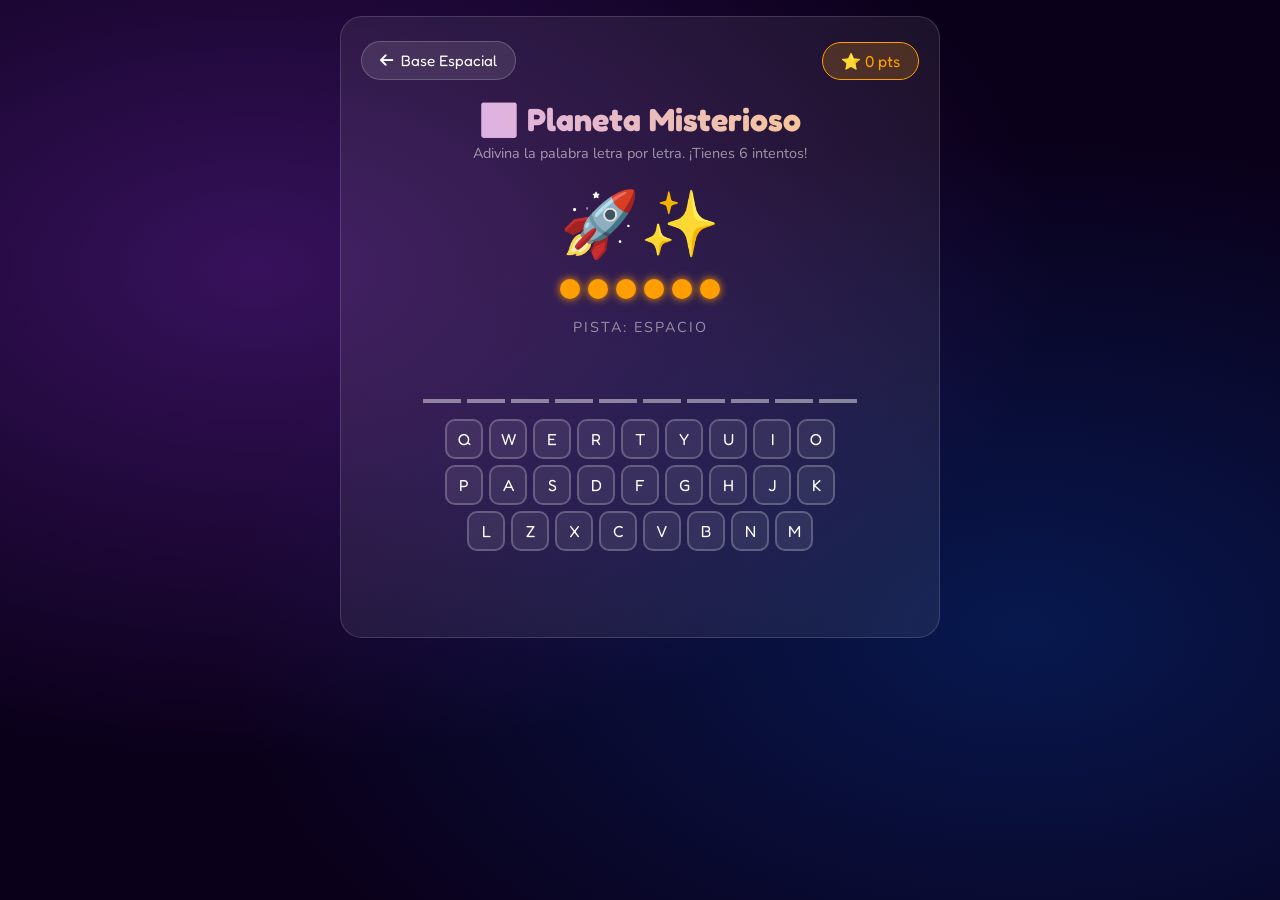
<file: ahorcado.html>
<!DOCTYPE html>
<html lang="es">
<head>
    <meta charset="UTF-8">
    <meta name="viewport" content="width=device-width, initial-scale=1.0">
    <title>Planeta Misterioso 🔡</title>
    <link rel="icon" href="https://cdn-icons-png.flaticon.com/512/3069/3069172.png" type="image/png">
    <link href="https://fonts.googleapis.com/css2?family=Fredoka:wght@400;600;700&family=Nunito:wght@400;600;700;800&display=swap" rel="stylesheet">
    <link rel="stylesheet" href="https://cdnjs.cloudflare.com/ajax/libs/font-awesome/6.4.0/css/all.min.css">
    <style>
        * { margin: 0; padding: 0; box-sizing: border-box; }
        :root { --primary: #7b2cbf; --secondary: #ff9e00; }

        body {
            font-family: 'Nunito', sans-serif;
            background: radial-gradient(ellipse at 20% 30%, rgba(123,44,191,0.4) 0%, transparent 55%),
                        radial-gradient(ellipse at 80% 70%, rgba(0,80,200,0.3) 0%, transparent 55%),
                        #0a001a;
            color: white;
            min-height: 100vh;
            padding: 16px;
        }

        .wrapper {
            max-width: 600px;
            margin: 0 auto;
            background: rgba(255,255,255,0.07);
            border: 1px solid rgba(255,255,255,0.15);
            border-radius: 22px;
            padding: 24px 20px;
            text-align: center;
        }

        .topbar {
            display: flex;
            justify-content: space-between;
            align-items: center;
            margin-bottom: 20px;
        }
        .back-btn {
            display: inline-flex; align-items: center; gap: 8px;
            color: white; text-decoration: none;
            background: rgba(255,255,255,0.1); border: 1px solid rgba(255,255,255,0.2);
            border-radius: 30px; padding: 9px 18px;
            font-size: 0.95rem; font-family: 'Fredoka', sans-serif; transition: background 0.2s;
        }
        .back-btn:hover { background: rgba(255,255,255,0.2); }

        .pts-badge {
            background: rgba(255,158,0,0.2); border: 1px solid var(--secondary);
            border-radius: 30px; padding: 8px 18px;
            font-family: 'Fredoka', sans-serif; font-size: 1rem; color: var(--secondary);
        }

        h1 {
            font-family: 'Fredoka', sans-serif; font-size: 2rem;
            background: linear-gradient(90deg, #d4aaff, #ffcc80);
            -webkit-background-clip: text; -webkit-text-fill-color: transparent;
            margin-bottom: 4px;
        }
        .subtitle { color: rgba(255,255,255,0.55); font-size: 0.9rem; margin-bottom: 18px; }

        .rocket {
            font-size: 4rem; margin: 10px 0; display: block;
            transition: all 0.4s;
        }

        .lives-row { display: flex; justify-content: center; gap: 8px; margin: 10px 0 18px; }
        .life-dot {
            width: 20px; height: 20px; border-radius: 50%;
            background: var(--secondary); box-shadow: 0 0 8px var(--secondary);
            transition: all 0.4s;
        }
        .life-dot.lost { background: rgba(255,255,255,0.12); box-shadow: none; }

        .category { color: rgba(255,255,255,0.5); font-size: 0.9rem; letter-spacing: 2px; text-transform: uppercase; margin-bottom: 10px; }

        .word-row {
            display: flex; flex-wrap: wrap; justify-content: center; gap: 6px; margin: 16px auto;
        }
        .letter-box {
            width: 38px; height: 50px;
            border-bottom: 4px solid rgba(255,255,255,0.45);
            display: flex; align-items: center; justify-content: center;
            font-size: 1.8rem; font-family: 'Fredoka', sans-serif; font-weight: 700;
            color: var(--secondary); transition: all 0.3s;
        }
        .letter-box.space { border: none; width: 18px; }
        .letter-box.reveal { border-color: #2ecc71; }

        .keyboard {
            display: flex; flex-wrap: wrap; justify-content: center; gap: 6px;
            max-width: 420px; margin: 16px auto 0;
        }
        .key {
            width: 38px; height: 40px; border-radius: 10px;
            border: 2px solid rgba(255,255,255,0.22);
            background: rgba(255,255,255,0.08);
            color: white; font-size: 1rem;
            font-family: 'Fredoka', sans-serif; cursor: pointer; transition: all 0.18s;
        }
        .key:hover:not(:disabled) { background: rgba(123,44,191,0.35); border-color: var(--primary); transform: scale(1.08); }
        .key:disabled { opacity: 0.3; cursor: default; }
        .key.correct { background: rgba(46,204,113,0.3); border-color: #2ecc71; color: #2ecc71; }
        .key.wrong   { background: rgba(231,76,60,0.2);  border-color: #e74c3c; color: #e74c3c; }

        .result { font-family: 'Fredoka', sans-serif; font-size: 1.7rem; margin-top: 18px; min-height: 44px; }
        .result.win  { color: #2ecc71; text-shadow: 0 0 10px rgba(46,204,113,0.4); }
        .result.lose { color: #e74c3c; }

        .btn-row { display: flex; justify-content: center; gap: 12px; flex-wrap: wrap; margin-top: 16px; }
        .btn-next {
            padding: 11px 26px; border-radius: 30px; border: none;
            background: linear-gradient(135deg, #7b2cbf, #5c35d4);
            color: white; font-family: 'Fredoka', sans-serif; font-size: 1rem;
            cursor: pointer; transition: all 0.2s;
        }
        .btn-next:hover { transform: translateY(-2px); box-shadow: 0 6px 18px rgba(123,44,191,0.5); }

        @media (max-width: 400px) {
            .letter-box { width: 30px; height: 42px; font-size: 1.4rem; }
            .key { width: 33px; height: 36px; font-size: 0.9rem; }
        }
    </style>
</head>
<body>
<div class="wrapper">
    <div class="topbar">
        <a href="index.html" class="back-btn"><i class="fa-solid fa-arrow-left"></i> Base Espacial</a>
        <div class="pts-badge">⭐ <span id="pts">0</span> pts</div>
    </div>

    <h1>🔡 Planeta Misterioso</h1>
    <p class="subtitle">Adivina la palabra letra por letra. ¡Tienes 6 intentos!</p>

    <span class="rocket" id="rocket">🚀</span>

    <div class="lives-row" id="livesRow"></div>

    <p class="category" id="category">Categoría: ?</p>
    <div class="word-row" id="wordRow"></div>
    <div class="keyboard" id="keyboard"></div>

    <div class="result" id="result"></div>

    <div class="btn-row" id="btnRow" style="display:none">
        <button class="btn-next" id="nextBtn"><i class="fa-solid fa-rotate-right"></i> Nueva Palabra</button>
        <a href="index.html" class="btn-next" style="text-decoration:none; background: rgba(255,255,255,0.15);">
            <i class="fa-solid fa-house"></i> Inicio
        </a>
    </div>
</div>

<script>
function getScore() {
    try { return Object.values(JSON.parse(sessionStorage.getItem('astronautScores')||'{}')).reduce((a,b)=>a+b,0); }
    catch(e){ return 0; }
}
function addPoints(pts) {
    try {
        const s = JSON.parse(sessionStorage.getItem('astronautScores')||'{}');
        s.ahorcado = (s.ahorcado||0) + pts;
        sessionStorage.setItem('astronautScores', JSON.stringify(s));
        document.getElementById('pts').textContent = getScore();
    } catch(e){}
}
document.getElementById('pts').textContent = getScore();

const WORDS = [
    { cat: 'Espacio',    word: 'ASTRONAUTA' },
    { cat: 'Planeta',    word: 'JUPITER' },
    { cat: 'Ciencia',    word: 'GRAVEDAD' },
    { cat: 'Espacio',    word: 'SATELITE' },
    { cat: 'Vehículo',   word: 'COHETE' },
    { cat: 'Ciencia',    word: 'OXIGENO' },
    { cat: 'Animal',     word: 'AGUILA' },
    { cat: 'Naturaleza', word: 'VOLCAN' },
    { cat: 'Planeta',    word: 'MERCURIO' },
    { cat: 'Espacio',    word: 'NEBULOSA' },
    { cat: 'Espacio',    word: 'GALAXIA' },
    { cat: 'Ciencia',    word: 'FOTOSINTESIS' },
];

const ROCKETS = ['💥','🔥','☄️','🛸','🛰️','🚀✨','🚀✨'];

const MAX = 6;
let cur = null, guessed = [], lives = MAX, over = false;

function init() {
    over = false; guessed = []; lives = MAX;
    document.getElementById('result').textContent = '';
    document.getElementById('result').className = 'result';
    document.getElementById('btnRow').style.display = 'none';
    document.getElementById('rocket').textContent = ROCKETS[lives];
    document.getElementById('rocket').style.transform = 'none';
    cur = WORDS[Math.floor(Math.random() * WORDS.length)];
    document.getElementById('category').textContent = 'Pista: ' + cur.cat;
    drawLives(); drawWord(); drawKeyboard();
}

function drawLives() {
    const row = document.getElementById('livesRow');
    row.innerHTML = '';
    for (let i = 0; i < MAX; i++) {
        const d = document.createElement('div');
        d.className = 'life-dot' + (i >= lives ? ' lost' : '');
        row.appendChild(d);
    }
}

function drawWord() {
    const row = document.getElementById('wordRow');
    row.innerHTML = '';
    cur.word.split('').forEach(ch => {
        const b = document.createElement('div');
        if (ch === ' ') { b.className = 'letter-box space'; }
        else {
            b.className = 'letter-box' + (guessed.includes(ch) ? ' reveal' : '');
            b.textContent = guessed.includes(ch) ? ch : '';
        }
        row.appendChild(b);
    });
}

function drawKeyboard() {
    const kb = document.getElementById('keyboard');
    kb.innerHTML = '';
    'QWERTYUIOPASDFGHJKLZXCVBNM'.split('').forEach(ch => {
        const btn = document.createElement('button');
        btn.className = 'key';
        btn.textContent = ch;
        const used = guessed.includes(ch);
        if (used) {
            btn.disabled = true;
            btn.classList.add(cur.word.includes(ch) ? 'correct' : 'wrong');
        }
        btn.addEventListener('click', () => guess(ch));
        kb.appendChild(btn);
    });
}

function guess(ch) {
    if (over || guessed.includes(ch)) return;
    guessed.push(ch);
    if (cur.word.includes(ch)) {
        drawWord(); drawKeyboard(); checkWin();
    } else {
        lives--;
        document.getElementById('rocket').textContent = ROCKETS[lives];
        document.getElementById('rocket').style.transform = `rotate(${(MAX-lives)*15}deg)`;
        setTimeout(()=>document.getElementById('rocket').style.transform='none',350);
        drawLives(); drawKeyboard(); checkLose();
    }
}

function checkWin() {
    if (cur.word.split('').filter(c=>c!==' ').every(c=>guessed.includes(c))) {
        over = true;
        const r = document.getElementById('result');
        r.textContent = '¡Palabra descubierta! +30 Puntos ⭐';
        r.className = 'result win';
        document.getElementById('btnRow').style.display = 'flex';
        document.getElementById('rocket').style.transform = 'translateY(-20px) scale(1.2)';
        addPoints(30);
    }
}

function checkLose() {
    if (lives <= 0) {
        over = true;
        // Revelar palabra
        const row = document.getElementById('wordRow');
        row.innerHTML = '';
        cur.word.split('').forEach(ch => {
            const b = document.createElement('div');
            b.className = ch===' ' ? 'letter-box space' : 'letter-box reveal';
            if (ch!==' ') { b.textContent = ch; if (!guessed.includes(ch)) b.style.color='#e74c3c'; }
            row.appendChild(b);
        });
        const r = document.getElementById('result');
        r.textContent = '¡Oh no! Era: ' + cur.word;
        r.className = 'result lose';
        document.getElementById('btnRow').style.display = 'flex';
    }
}

document.getElementById('nextBtn').addEventListener('click', init);

document.addEventListener('keydown', e => {
    if (over) return;
    const k = e.key.toUpperCase();
    if (/^[A-Z]$/.test(k)) guess(k);
});

init();
</script>
</body>
</html>
</file>
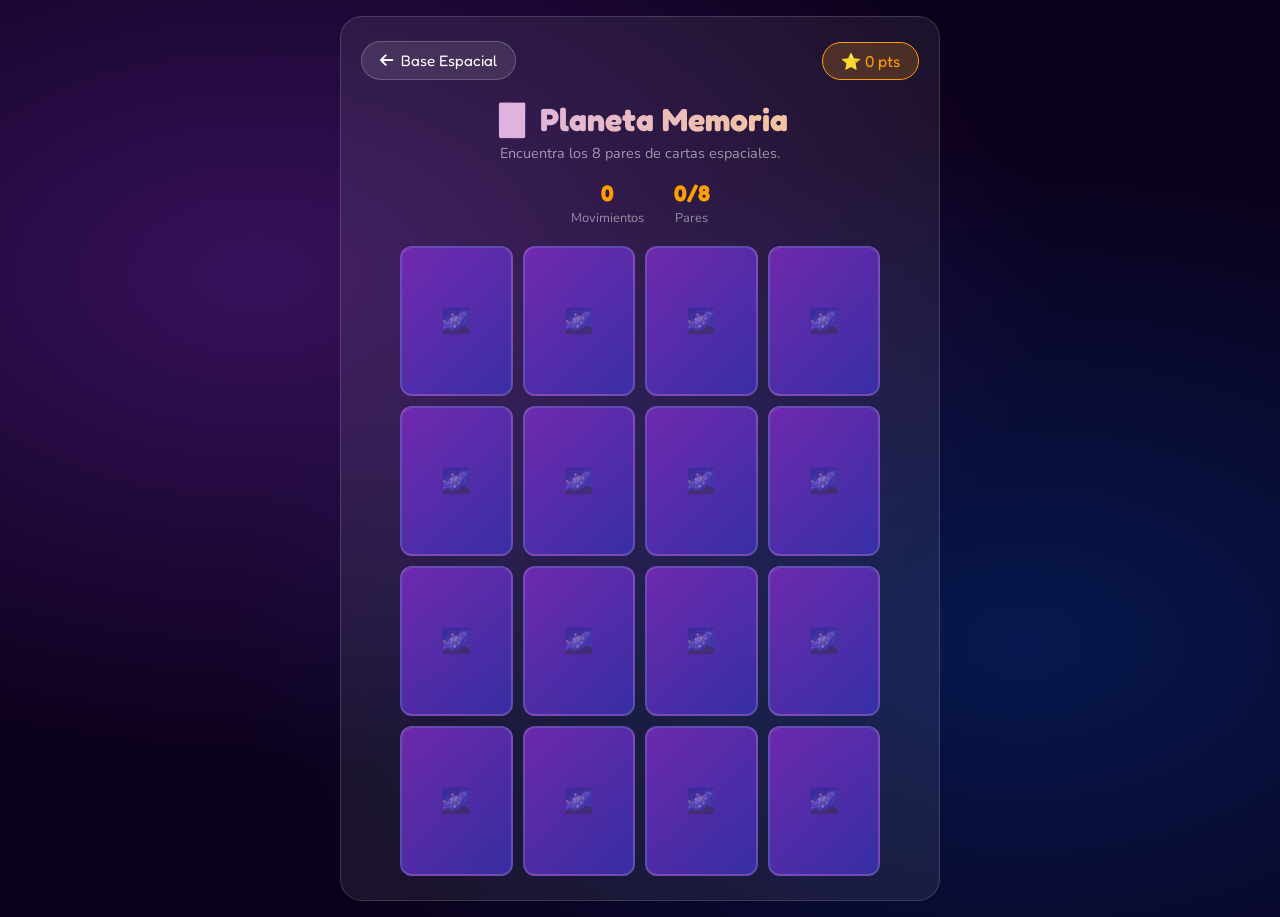
<file: memoria.html>
<!DOCTYPE html>
<html lang="es">

<head>
    <meta charset="UTF-8">
    <meta name="viewport" content="width=device-width, initial-scale=1.0">
    <title>Planeta de la Memoria 🃏</title>
    <link rel="icon" href="https://cdn-icons-png.flaticon.com/512/3069/3069172.png" type="image/png">
    <link
        href="https://fonts.googleapis.com/css2?family=Fredoka:wght@400;600;700&family=Nunito:wght@400;600;700;800&display=swap"
        rel="stylesheet">
    <link rel="stylesheet" href="https://cdnjs.cloudflare.com/ajax/libs/font-awesome/6.4.0/css/all.min.css">
    <style>
        * {
            margin: 0;
            padding: 0;
            box-sizing: border-box;
        }

        :root {
            --primary: #7b2cbf;
            --secondary: #ff9e00;
        }

        body {
            font-family: 'Nunito', sans-serif;
            background: radial-gradient(ellipse at 20% 30%, rgba(123, 44, 191, 0.4) 0%, transparent 55%),
                radial-gradient(ellipse at 80% 70%, rgba(0, 80, 200, 0.3) 0%, transparent 55%),
                #0a001a;
            color: white;
            min-height: 100vh;
            padding: 16px;
        }

        .wrapper {
            max-width: 600px;
            margin: 0 auto;
            background: rgba(255, 255, 255, 0.07);
            border: 1px solid rgba(255, 255, 255, 0.15);
            border-radius: 22px;
            padding: 24px 20px;
            text-align: center;
        }

        .topbar {
            display: flex;
            justify-content: space-between;
            align-items: center;
            margin-bottom: 20px;
        }

        .back-btn {
            display: inline-flex;
            align-items: center;
            gap: 8px;
            color: white;
            text-decoration: none;
            background: rgba(255, 255, 255, 0.1);
            border: 1px solid rgba(255, 255, 255, 0.2);
            border-radius: 30px;
            padding: 9px 18px;
            font-size: 0.95rem;
            font-family: 'Fredoka', sans-serif;
            transition: background 0.2s;
        }

        .back-btn:hover {
            background: rgba(255, 255, 255, 0.2);
        }

        .pts-badge {
            background: rgba(255, 158, 0, 0.2);
            border: 1px solid var(--secondary);
            border-radius: 30px;
            padding: 8px 18px;
            font-family: 'Fredoka', sans-serif;
            font-size: 1rem;
            color: var(--secondary);
        }

        h1 {
            font-family: 'Fredoka', sans-serif;
            font-size: 2rem;
            background: linear-gradient(90deg, #d4aaff, #ffcc80);
            -webkit-background-clip: text;
            -webkit-text-fill-color: transparent;
            margin-bottom: 4px;
        }

        .subtitle {
            color: rgba(255, 255, 255, 0.55);
            font-size: 0.9rem;
            margin-bottom: 16px;
        }

        .stat-row {
            display: flex;
            justify-content: center;
            gap: 30px;
            margin-bottom: 18px;
        }

        .stat strong {
            font-family: 'Fredoka', sans-serif;
            font-size: 1.4rem;
            color: var(--secondary);
            display: block;
        }

        .stat span {
            font-size: 0.8rem;
            color: rgba(255, 255, 255, 0.5);
        }

        /* Grid de cartas */
        #grid {
            display: grid;
            grid-template-columns: repeat(4, 1fr);
            gap: 10px;
            margin: 0 auto;
            max-width: 480px;
        }

        .card {
            aspect-ratio: 3/4;
            perspective: 800px;
            cursor: pointer;
        }

        .card-inner {
            position: relative;
            width: 100%;
            height: 100%;
            transition: transform 0.55s;
            transform-style: preserve-3d;
        }

        .card.flip .card-inner,
        .card.match .card-inner {
            transform: rotateY(180deg);
        }

        .card-front,
        .card-back {
            position: absolute;
            width: 100%;
            height: 100%;
            backface-visibility: hidden;
            border-radius: 12px;
            display: flex;
            align-items: center;
            justify-content: center;
            font-size: clamp(1.6rem, 5vw, 2.5rem);
            border: 2px solid rgba(255, 255, 255, 0.15);
        }

        .card-front {
            background: linear-gradient(135deg, rgba(123, 44, 191, 0.85), rgba(60, 50, 180, 0.85));
            color: rgba(255, 255, 255, 0.4);
            font-size: 1.5rem;
        }

        .card-back {
            background: rgba(255, 255, 255, 0.95);
            transform: rotateY(180deg);
        }

        .card.match .card-back {
            background: linear-gradient(135deg, #2ecc71, #27ae60);
            border-color: #27ae60;
        }

        .card.shake .card-inner {
            animation: shake 0.4s ease;
        }

        @keyframes shake {

            0%,
            100% {
                transform: rotateY(180deg);
            }

            25% {
                transform: rotateY(160deg);
            }

            75% {
                transform: rotateY(200deg);
            }
        }

        /* Win banner */
        #winBanner {
            display: none;
            margin-top: 20px;
            font-family: 'Fredoka', sans-serif;
            font-size: 1.8rem;
            color: #2ecc71;
        }

        #winBanner.show {
            display: block;
            animation: popIn 0.5s ease;
        }

        @keyframes popIn {
            0% {
                transform: scale(0.5);
                opacity: 0;
            }

            100% {
                transform: scale(1);
                opacity: 1;
            }
        }

        .btn-again {
            margin-top: 14px;
            padding: 12px 28px;
            border-radius: 30px;
            border: none;
            background: linear-gradient(135deg, #7b2cbf, #5c35d4);
            color: white;
            font-family: 'Fredoka', sans-serif;
            font-size: 1rem;
            cursor: pointer;
            transition: all 0.2s;
        }

        .btn-again:hover {
            transform: translateY(-2px);
        }

        @media (max-width: 380px) {
            #grid {
                gap: 7px;
            }
        }
    </style>
</head>

<body>
    <div class="wrapper">
        <div class="topbar">
            <a href="index.html" class="back-btn"><i class="fa-solid fa-arrow-left"></i> Base Espacial</a>
            <div class="pts-badge">⭐ <span id="pts">0</span> pts</div>
        </div>

        <h1>🃏 Planeta Memoria</h1>
        <p class="subtitle">Encuentra los 8 pares de cartas espaciales.</p>

        <div class="stat-row">
            <div class="stat"><strong id="sMoves">0</strong><span>Movimientos</span></div>
            <div class="stat"><strong id="sPairs">0/8</strong><span>Pares</span></div>
        </div>

        <div id="grid"></div>

        <div id="winBanner">
            ¡Memoria perfecta! +50 Puntos
            <br>
            <button class="btn-again" onclick="startGame()">
                <i class="fa-solid fa-rotate-right"></i> Jugar Otra Vez
            </button>
        </div>
    </div>

    <script>
        function getScore() {
            try { return Object.values(JSON.parse(sessionStorage.getItem('astronautScores') || '{}')).reduce((a, b) => a + b, 0); }
            catch (e) { return 0; }
        }
        function addPoints(pts) {
            try {
                const s = JSON.parse(sessionStorage.getItem('astronautScores') || '{}');
                s.memoria = (s.memoria || 0) + pts;
                sessionStorage.setItem('astronautScores', JSON.stringify(s));
                document.getElementById('pts').textContent = getScore();
            } catch (e) { }
        }
        document.getElementById('pts').textContent = getScore();

        const EMOJIS = ['🚀', '🛸', '🌍', '🌕', '☀️', '⭐', '☄️', '🛰️'];

        let first = null, second = null, locked = false;
        let moves = 0, pairs = 0;

        function startGame() {
            moves = 0; pairs = 0; first = null; second = null; locked = false;
            document.getElementById('sMoves').textContent = 0;
            document.getElementById('sPairs').textContent = '0/8';
            document.getElementById('winBanner').classList.remove('show');

            const cards = shuffle([...EMOJIS, ...EMOJIS]);
            const grid = document.getElementById('grid');
            grid.innerHTML = '';

            cards.forEach(emoji => {
                const card = document.createElement('div');
                card.className = 'card';
                card.dataset.val = emoji;
                card.innerHTML = `
            <div class="card-inner">
                <div class="card-front">🌌</div>
                <div class="card-back">${emoji}</div>
            </div>`;
                card.addEventListener('click', () => flip(card));
                grid.appendChild(card);
            });
        }

        function flip(card) {
            if (locked || card.classList.contains('flip') || card.classList.contains('match')) return;

            card.classList.add('flip');

            if (!first) { first = card; return; }

            second = card;
            moves++;
            document.getElementById('sMoves').textContent = moves;

            if (first.dataset.val === second.dataset.val) {
                first.classList.add('match');
                second.classList.add('match');
                pairs++;
                document.getElementById('sPairs').textContent = `${pairs}/8`;
                first = second = null;
                if (pairs === 8) setTimeout(win, 400);
            } else {
                locked = true;
                const a = first, b = second;
                setTimeout(() => {
                    a.classList.remove('flip');
                    b.classList.remove('flip');
                    first = second = null;
                    locked = false;
                }, 900);
            }
        }

        function win() {
            document.getElementById('winBanner').classList.add('show');
            addPoints(50);
        }

        function shuffle(arr) {
            for (let i = arr.length - 1; i > 0; i--) {
                const j = Math.floor(Math.random() * (i + 1));
                [arr[i], arr[j]] = [arr[j], arr[i]];
            }
            return arr;
        }

        startGame();
    </script>
</body>

</html>
</file>
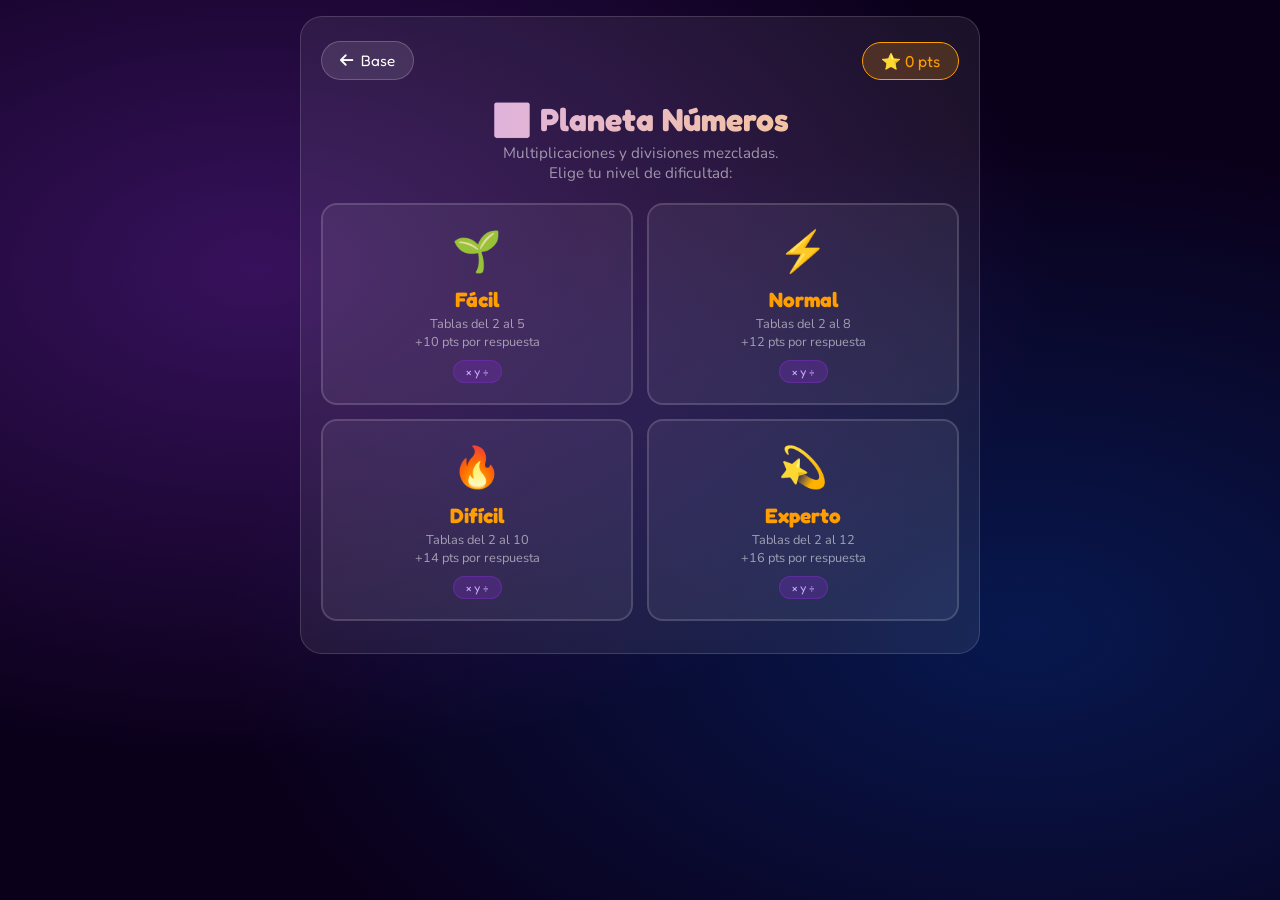
<file: multiplicacion.html>
<!DOCTYPE html>
<html lang="es">
<head>
    <meta charset="UTF-8">
    <meta name="viewport" content="width=device-width, initial-scale=1.0">
    <title>Planeta de los Números 🔢</title>
    <link rel="icon" href="https://cdn-icons-png.flaticon.com/512/3069/3069172.png" type="image/png">
    <link href="https://fonts.googleapis.com/css2?family=Fredoka:wght@400;600;700&family=Nunito:wght@400;600;700;800&display=swap" rel="stylesheet">
    <link rel="stylesheet" href="https://cdnjs.cloudflare.com/ajax/libs/font-awesome/6.4.0/css/all.min.css">
    <style>
        * { margin: 0; padding: 0; box-sizing: border-box; }
        :root { --primary: #7b2cbf; --secondary: #ff9e00; }

        body {
            font-family: 'Nunito', sans-serif;
            background: radial-gradient(ellipse at 20% 30%, rgba(123,44,191,0.4) 0%, transparent 55%),
                        radial-gradient(ellipse at 80% 70%, rgba(0,80,200,0.3) 0%, transparent 55%),
                        #0a001a;
            color: white;
            min-height: 100vh;
            padding: 16px;
        }

        .wrapper {
            max-width: 680px;
            margin: 0 auto;
            background: rgba(255,255,255,0.07);
            border: 1px solid rgba(255,255,255,0.15);
            border-radius: 22px;
            padding: 24px 20px;
            text-align: center;
        }

        .topbar {
            display: flex; justify-content: space-between; align-items: center;
            margin-bottom: 20px;
        }
        .back-btn {
            display: inline-flex; align-items: center; gap: 8px;
            color: white; text-decoration: none;
            background: rgba(255,255,255,0.1); border: 1px solid rgba(255,255,255,0.2);
            border-radius: 30px; padding: 9px 18px;
            font-family: 'Fredoka', sans-serif; font-size: 0.95rem; transition: all 0.2s;
        }
        .back-btn:hover { background: rgba(255,255,255,0.2); }

        .pts-badge {
            background: rgba(255,158,0,0.2); border: 1px solid var(--secondary);
            border-radius: 30px; padding: 8px 18px;
            font-family: 'Fredoka', sans-serif; font-size: 1rem; color: var(--secondary);
        }

        h1 {
            font-family: 'Fredoka', sans-serif; font-size: 2rem;
            background: linear-gradient(90deg, #d4aaff, #ffcc80);
            -webkit-background-clip: text; -webkit-text-fill-color: transparent;
            margin-bottom: 4px;
        }
        .subtitle { color: rgba(255,255,255,0.55); font-size: 0.95rem; margin-bottom: 20px; }

        /* ======= PANTALLA 1: SELECTOR DE DIFICULTAD ======= */
        #startScreen { display: block; }
        #gameScreen  { display: none; }

        .diff-grid {
            display: grid;
            grid-template-columns: repeat(2, 1fr);
            gap: 14px;
            margin: 16px 0 8px;
        }

        .diff-card {
            border-radius: 16px;
            padding: 20px 14px;
            cursor: pointer;
            border: 2px solid rgba(255,255,255,0.15);
            background: rgba(255,255,255,0.06);
            transition: all 0.2s;
        }
        .diff-card:hover { transform: translateY(-4px); border-color: var(--secondary); background: rgba(255,158,0,0.12); }
        .diff-card .icon { font-size: 2.5rem; margin-bottom: 8px; }
        .diff-card h3 { font-family: 'Fredoka', sans-serif; font-size: 1.3rem; color: var(--secondary); margin-bottom: 4px; }
        .diff-card p { font-size: 0.8rem; color: rgba(255,255,255,0.55); line-height: 1.4; }
        .diff-card .op-tag {
            display: inline-block; margin-top: 8px;
            padding: 3px 12px; border-radius: 20px;
            font-size: 0.75rem; font-family: 'Fredoka', sans-serif;
            background: rgba(123,44,191,0.3); border: 1px solid rgba(123,44,191,0.5);
            color: #c8a8ff;
        }

        /* ======= PANTALLA 2: JUEGO ======= */
        .level-badge {
            display: inline-block;
            padding: 5px 16px; border-radius: 30px;
            font-family: 'Fredoka', sans-serif; font-size: 0.95rem;
            background: rgba(255,158,0,0.18); border: 1px solid rgba(255,158,0,0.5);
            color: var(--secondary); margin-bottom: 12px;
        }

        .problem-box {
            background: rgba(0,0,0,0.35);
            border: 2px solid rgba(123,44,191,0.5);
            border-radius: 18px;
            padding: 22px 16px;
            margin: 14px 0;
        }

        #problemDisplay {
            font-family: 'Fredoka', sans-serif;
            font-size: clamp(2rem, 8vw, 3.2rem);
            color: white;
            letter-spacing: 2px;
            transition: opacity 0.15s;
        }
        #problemDisplay .op-sym { color: var(--secondary); }

        /* Racha */
        .streak-row { display: flex; justify-content: center; gap: 8px; margin-top: 12px; }
        .s-dot {
            width: 16px; height: 16px; border-radius: 50%;
            background: rgba(255,255,255,0.15);
            transition: all 0.3s;
        }
        .s-dot.on { background: var(--secondary); box-shadow: 0 0 8px var(--secondary); }

        /* Opciones */
        .options-grid {
            display: grid;
            grid-template-columns: repeat(2, 1fr);
            gap: 12px;
            margin: 16px 0;
        }

        .opt-btn {
            padding: 16px; border-radius: 14px;
            border: 2px solid rgba(255,255,255,0.2);
            background: rgba(255,255,255,0.08);
            color: white; font-family: 'Fredoka', sans-serif; font-size: 1.5rem;
            cursor: pointer; transition: all 0.18s;
        }
        .opt-btn:hover:not(:disabled) { background: rgba(123,44,191,0.35); border-color: var(--primary); transform: scale(1.04); }
        .opt-btn.correct { background: rgba(46,204,113,0.3); border-color: #2ecc71; animation: pulse 0.4s; }
        .opt-btn.wrong   { background: rgba(231,76,60,0.3);  border-color: #e74c3c; animation: shake 0.4s; }

        @keyframes pulse { 0%,100%{transform:scale(1)} 50%{transform:scale(1.08)} }
        @keyframes shake { 0%,100%{transform:translateX(0)} 25%{transform:translateX(-8px)} 75%{transform:translateX(8px)} }

        #feedbackMsg {
            font-family: 'Fredoka', sans-serif;
            font-size: 1.3rem; min-height: 34px;
            transition: color 0.2s;
        }

        .stats-row {
            display: flex; justify-content: center; gap: 28px; margin-top: 16px;
        }
        .stat strong { font-family: 'Fredoka', sans-serif; font-size: 1.5rem; color: var(--secondary); display: block; }
        .stat span   { font-size: 0.8rem; color: rgba(255,255,255,0.5); }

        .change-diff-btn {
            margin-top: 16px; padding: 8px 20px; border-radius: 30px;
            border: 1px solid rgba(255,255,255,0.25);
            background: rgba(255,255,255,0.08);
            color: rgba(255,255,255,0.65); font-family: 'Fredoka', sans-serif; font-size: 0.9rem;
            cursor: pointer; transition: all 0.2s;
        }
        .change-diff-btn:hover { background: rgba(255,255,255,0.15); color: white; }

        @media (max-width: 400px) {
            .diff-grid { grid-template-columns: 1fr; }
            .opt-btn { font-size: 1.2rem; padding: 14px; }
        }
    </style>
</head>
<body>
<div class="wrapper">
    <div class="topbar">
        <a href="index.html" class="back-btn"><i class="fa-solid fa-arrow-left"></i> Base</a>
        <div class="pts-badge">⭐ <span id="pts">0</span> pts</div>
    </div>

    <!-- ========== PANTALLA 1: ELEGIR DIFICULTAD ========== -->
    <div id="startScreen">
        <h1>🔢 Planeta Números</h1>
        <p class="subtitle">Multiplicaciones y divisiones mezcladas.<br>Elige tu nivel de dificultad:</p>

        <div class="diff-grid">
            <div class="diff-card" onclick="startGame(1)">
                <div class="icon">🌱</div>
                <h3>Fácil</h3>
                <p>Tablas del 2 al 5<br>+10 pts por respuesta</p>
                <span class="op-tag">× y ÷</span>
            </div>
            <div class="diff-card" onclick="startGame(2)">
                <div class="icon">⚡</div>
                <h3>Normal</h3>
                <p>Tablas del 2 al 8<br>+12 pts por respuesta</p>
                <span class="op-tag">× y ÷</span>
            </div>
            <div class="diff-card" onclick="startGame(3)">
                <div class="icon">🔥</div>
                <h3>Difícil</h3>
                <p>Tablas del 2 al 10<br>+14 pts por respuesta</p>
                <span class="op-tag">× y ÷</span>
            </div>
            <div class="diff-card" onclick="startGame(4)">
                <div class="icon">💫</div>
                <h3>Experto</h3>
                <p>Tablas del 2 al 12<br>+16 pts por respuesta</p>
                <span class="op-tag">× y ÷</span>
            </div>
        </div>
    </div>

    <!-- ========== PANTALLA 2: JUEGO ========== -->
    <div id="gameScreen">
        <div class="level-badge" id="levelBadge">🌱 Fácil</div>

        <div class="problem-box">
            <div id="problemDisplay">? × ? = ?</div>
            <div class="streak-row" id="streakRow"></div>
        </div>

        <div class="options-grid" id="optGrid"></div>

        <div id="feedbackMsg"></div>

        <div class="stats-row">
            <div class="stat"><strong id="sCorrect">0</strong><span>Correctas</span></div>
            <div class="stat"><strong id="sWrong">0</strong><span>Errores</span></div>
            <div class="stat"><strong id="sTotal">0</strong><span>Total</span></div>
        </div>

        <button class="change-diff-btn" onclick="changeDiff()">
            <i class="fa-solid fa-sliders"></i> Cambiar dificultad
        </button>
    </div>
</div>

<script>
// Puntos
function getScore() {
    try { return Object.values(JSON.parse(sessionStorage.getItem('astronautScores')||'{}')).reduce((a,b)=>a+b,0); }
    catch(e){ return 0; }
}
function addPoints(pts) {
    try {
        const s = JSON.parse(sessionStorage.getItem('astronautScores')||'{}');
        s.multiplicacion = (s.multiplicacion||0) + pts;
        sessionStorage.setItem('astronautScores', JSON.stringify(s));
        document.getElementById('pts').textContent = getScore();
    } catch(e){}
}
document.getElementById('pts').textContent = getScore();

// Config de niveles
const LEVELS = {
    1: { label: '🌱 Fácil',   max: 5,  pts: 10 },
    2: { label: '⚡ Normal',   max: 8,  pts: 12 },
    3: { label: '🔥 Difícil',  max: 10, pts: 14 },
    4: { label: '💫 Experto',  max: 12, pts: 16 },
};

const STREAK_MAX = 5;
let level = 1, correct = 0, wrong = 0, total = 0, streak = 0;
let correctAnswer = 0, currentOp = '×', isProcessing = false;

function startGame(lvl) {
    level = lvl; correct = 0; wrong = 0; total = 0; streak = 0;
    document.getElementById('startScreen').style.display = 'none';
    document.getElementById('gameScreen').style.display  = 'block';
    document.getElementById('levelBadge').textContent = LEVELS[level].label;

    // Crear puntos de racha
    const row = document.getElementById('streakRow');
    row.innerHTML = '';
    for (let i = 0; i < STREAK_MAX; i++) {
        const d = document.createElement('div');
        d.className = 's-dot';
        d.id = 'sd-' + i;
        row.appendChild(d);
    }

    updateStats();
    nextQuestion();
}

function changeDiff() {
    document.getElementById('gameScreen').style.display  = 'none';
    document.getElementById('startScreen').style.display = 'block';
}

function updateStats() {
    document.getElementById('sCorrect').textContent = correct;
    document.getElementById('sWrong').textContent   = wrong;
    document.getElementById('sTotal').textContent   = total;
    document.getElementById('pts').textContent      = getScore();
    // Racha
    for (let i = 0; i < STREAK_MAX; i++) {
        const d = document.getElementById('sd-' + i);
        if (d) d.className = 's-dot' + (i < streak ? ' on' : '');
    }
}

function nextQuestion() {
    isProcessing = false;
    document.getElementById('feedbackMsg').textContent = '';

    const max = LEVELS[level].max;
    const a = rand(2, max);
    const b = rand(2, max);
    const useDivision = Math.random() < 0.5;

    if (useDivision) {
        const dividend = a * b;
        correctAnswer = a;
        currentOp = '÷';
        setDisplay(`${dividend} <span class="op-sym">÷</span> ${b} = ?`);
        buildOptions(a, b, 'div');
    } else {
        correctAnswer = a * b;
        currentOp = '×';
        setDisplay(`${a} <span class="op-sym">×</span> ${b} = ?`);
        buildOptions(a * b, a, b, 'mul');
    }

    total++;
    updateStats();
}

function setDisplay(html) {
    const d = document.getElementById('problemDisplay');
    d.style.opacity = 0;
    setTimeout(() => { d.innerHTML = html; d.style.opacity = 1; }, 140);
}

function buildOptions(answer, n1, n2, type) {
    const grid = document.getElementById('optGrid');
    grid.innerHTML = '';
    let opts = new Set([answer]);

    const fakes = type === 'mul'
        ? [answer+n1, answer-n2, answer+n2, (n1+1)*n2, n1*(n2+1), answer+rand(2,6), answer-rand(1,5)]
        : [answer+1, answer-1, answer+2, n2, n1*n2, answer+rand(1,4)];

    let tries = 0;
    while (opts.size < 4 && tries < 60) {
        const f = fakes[Math.floor(Math.random() * fakes.length)];
        if (f > 0 && f !== answer) opts.add(f);
        tries++;
    }

    shuffle([...opts]).forEach(val => {
        const btn = document.createElement('button');
        btn.className = 'opt-btn';
        btn.textContent = val;
        btn.addEventListener('click', () => check(btn, val === answer));
        grid.appendChild(btn);
    });
}

function check(btn, isRight) {
    if (isProcessing) return;
    isProcessing = true;

    const fb = document.getElementById('feedbackMsg');
    const lvlPts = LEVELS[level].pts;

    if (isRight) {
        btn.classList.add('correct');
        correct++;
        streak = Math.min(STREAK_MAX, streak + 1);
        const bonus = streak === STREAK_MAX ? 5 : 0;
        const earned = lvlPts + bonus;
        fb.textContent = streak === STREAK_MAX
            ? `🔥 ¡RACHA PERFECTA! +${earned} pts`
            : `✅ ¡${currentOp === '÷' ? 'División' : 'Multiplicación'} correcta! +${earned} pts`;
        fb.style.color = '#2ecc71';
        addPoints(earned);
        updateStats();
        setTimeout(nextQuestion, 1500);
    } else {
        btn.classList.add('wrong');
        wrong++;
        streak = 0;
        fb.textContent = `❌ Incorrecto. La respuesta es ${correctAnswer}`;
        fb.style.color = '#e74c3c';
        updateStats();
        setTimeout(() => {
            btn.classList.remove('wrong');
            isProcessing = false;
            fb.textContent = '';
        }, 1400);
    }
}

function rand(min, max) {
    return Math.floor(Math.random() * (max - min + 1)) + min;
}
function shuffle(arr) {
    for (let i = arr.length-1; i>0; i--) {
        const j = Math.floor(Math.random()*(i+1));
        [arr[i],arr[j]] = [arr[j],arr[i]];
    }
    return arr;
}
</script>
</body>
</html>
</file>
